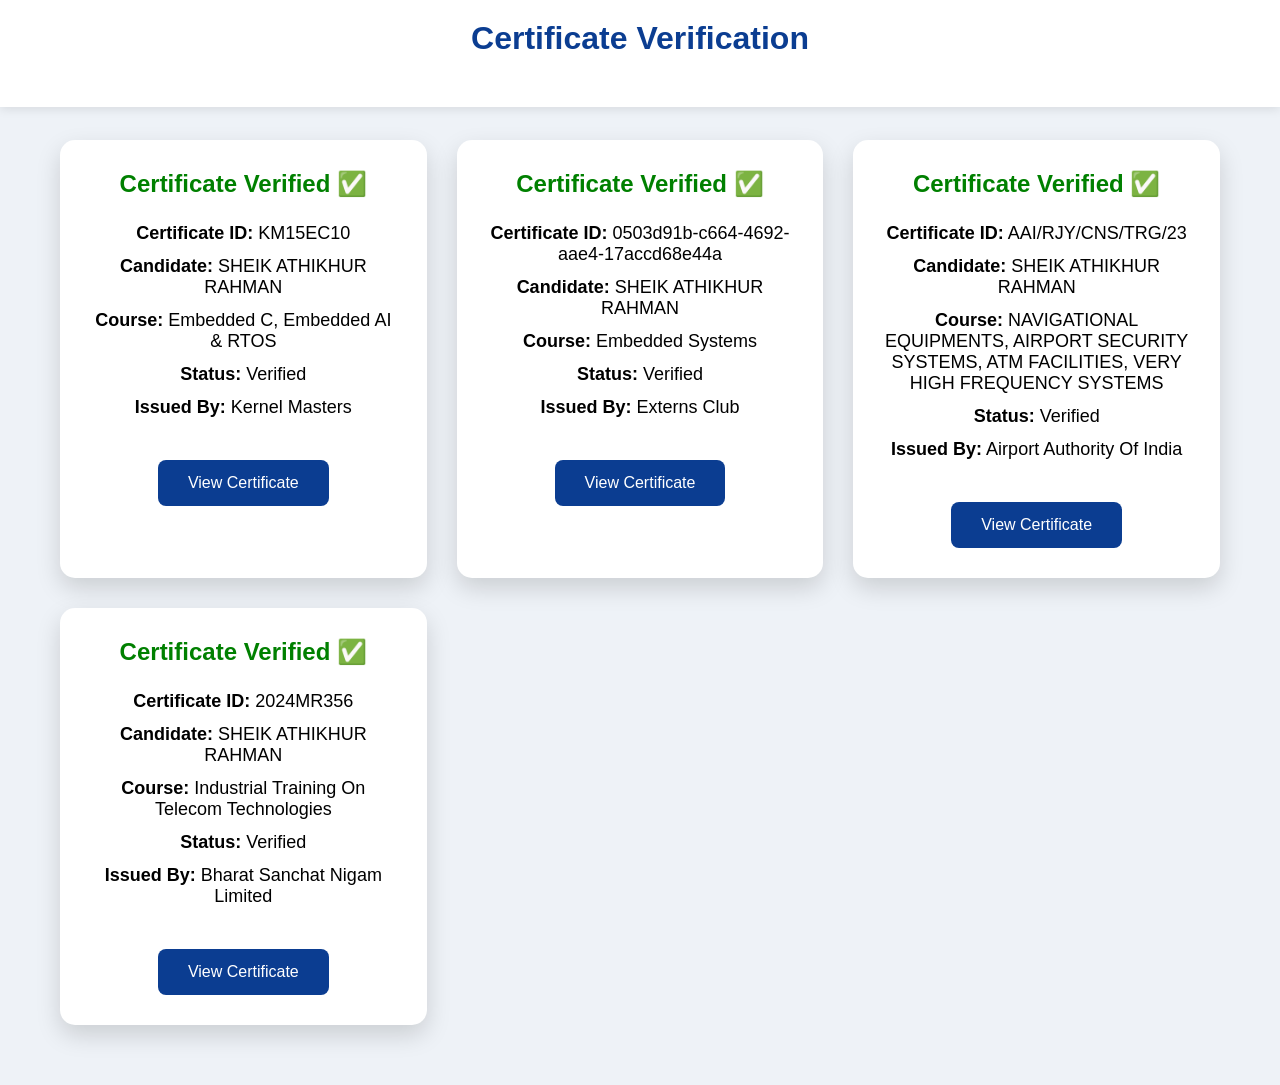
<file: index.html>
<!DOCTYPE html>
<html lang="en">

<head>

<meta charset="UTF-8">
<meta name="viewport" content="width=device-width, initial-scale=1.0">

<title>Certificate Verification</title>

<link rel="stylesheet" href="css/style.css">

</head>

<body>

<div class="container">

<header>

<h1>Certificate Verification</h1>

</header>

<div class="card">

<h2>Certificate Verified ✅</h2>

<p><strong>Certificate ID:</strong> KM15EC10</p>

<p><strong>Candidate:</strong> SHEIK ATHIKHUR RAHMAN</p>

<p><strong>Course:</strong> Embedded C, Embedded AI & RTOS</p>

<p><strong>Status:</strong> Verified</p>

<p><strong>Issued By:</strong> Kernel Masters</p>

<a href="view/KM15EC10.html" class="btn">
View Certificate
</a>

</div>

<div class="card">

<h2>Certificate Verified ✅</h2>

<p><strong>Certificate ID:</strong> 0503d91b-c664-4692-aae4-17accd68e44a</p>

<p><strong>Candidate:</strong> SHEIK ATHIKHUR RAHMAN</p>

<p><strong>Course:</strong> Embedded Systems</p>

<p><strong>Status:</strong> Verified</p>

<p><strong>Issued By:</strong> Externs Club</p>

<a href="view/EXTERNS_CLUB.html" class="btn">
View Certificate
</a>

</div>

<div class="card">

<h2>Certificate Verified ✅</h2>

<p><strong>Certificate ID:</strong> AAI/RJY/CNS/TRG/23</p>

<p><strong>Candidate:</strong> SHEIK ATHIKHUR RAHMAN</p>

<p><strong>Course:</strong> NAVIGATIONAL EQUIPMENTS, AIRPORT SECURITY SYSTEMS, ATM FACILITIES, VERY HIGH FREQUENCY SYSTEMS</p>

<p><strong>Status:</strong> Verified</p>

<p><strong>Issued By:</strong> Airport Authority Of India</p>

<a href="view/AAI.html" class="btn">
View Certificate
</a>

</div>

<div class="card">

<h2>Certificate Verified ✅</h2>

<p><strong>Certificate ID:</strong> 2024MR356</p>

<p><strong>Candidate:</strong> SHEIK ATHIKHUR RAHMAN</p>

<p><strong>Course:</strong> Industrial Training On Telecom Technologies</p>

<p><strong>Status:</strong> Verified</p>

<p><strong>Issued By:</strong> Bharat Sanchat Nigam Limited</p>

<a href="view/BSNL.html" class="btn">
View Certificate
</a>

</div>

</div>

<script src="js/script.js"></script>

</body>
</html>
</file>
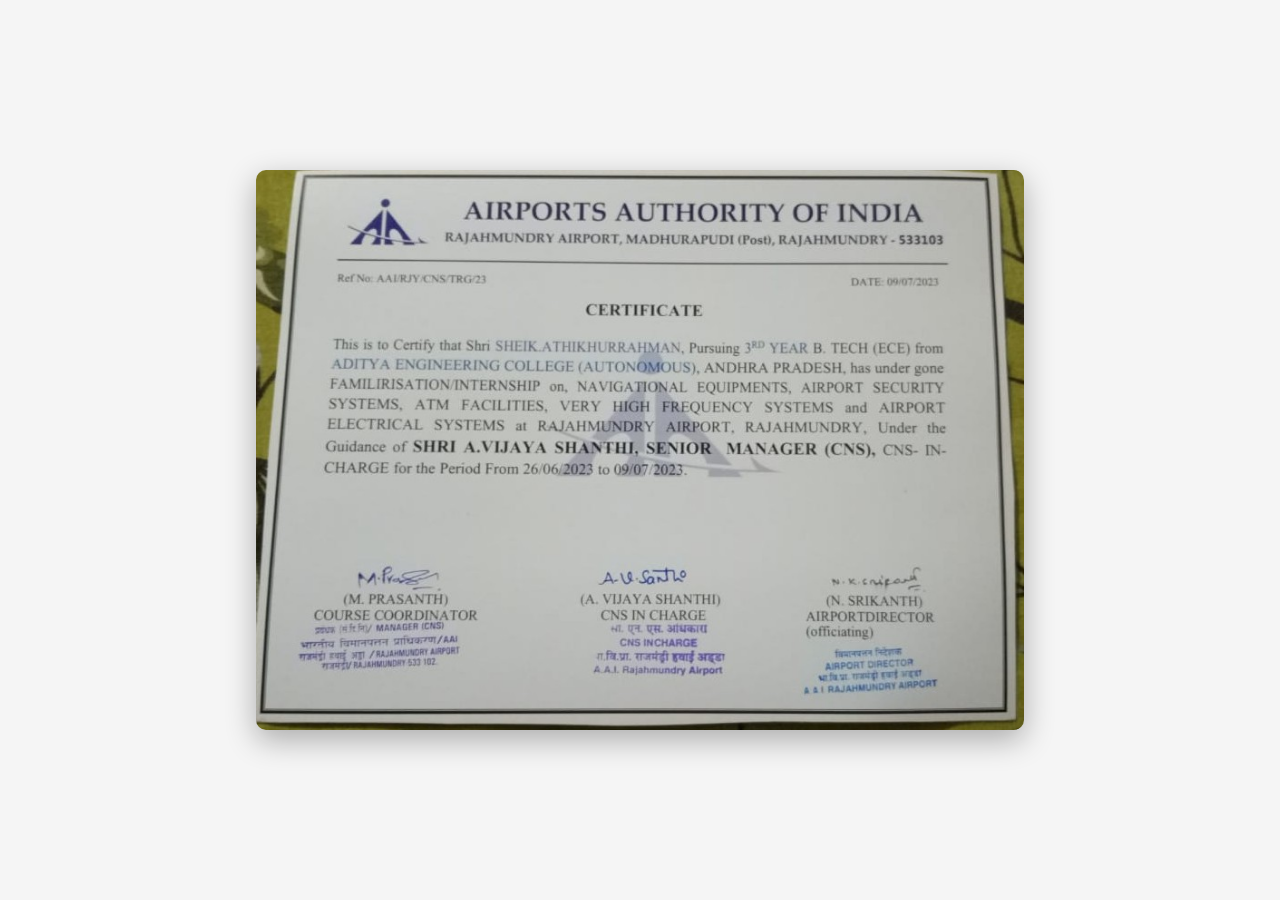
<file: view/AAI.html>
<!DOCTYPE html>
<html>
<head>
    <title>Certificate AIRPORT AUTHORITY OF INDIA</title>

    <style>
        body{
            margin:0;
            background:#f5f5f5;
            display:flex;
            justify-content:center;
            align-items:center;
            height:100vh;
        }

        img{
            width:60%;
            max-width:1200px;
            box-shadow:0 10px 30px rgba(0,0,0,.3);
            border-radius:10px;
        }
    </style>

</head>
<body>

<img src="../certificate/AAI.jpeg" alt="Certificate">

</body>
</html>
</file>
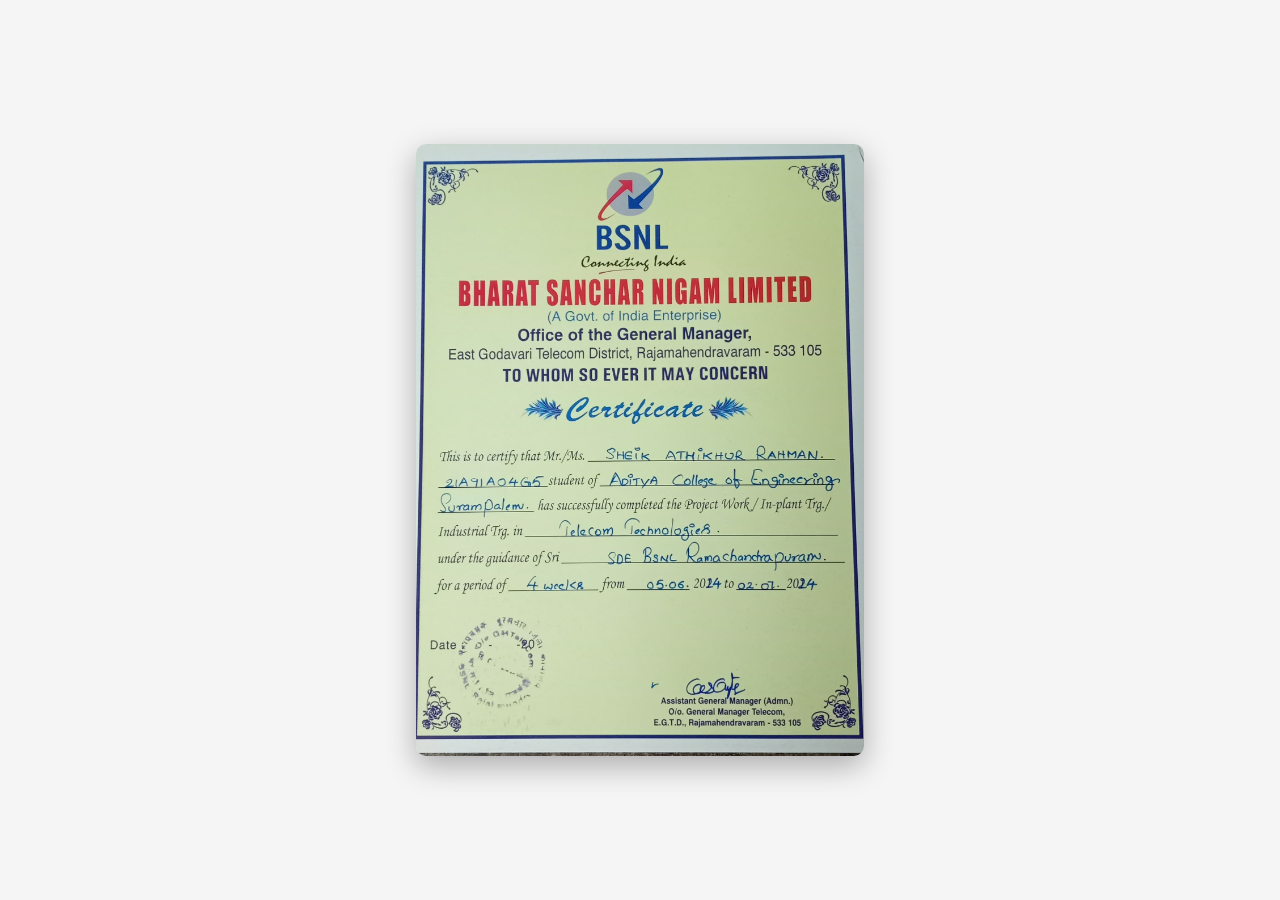
<file: view/BSNL.html>
<!DOCTYPE html>
<html>
<head>
    <title>Certificate BHARAT SANCHAR NIGAM LIMITED</title>

    <style>
        body{
            margin:0;
            background:#f5f5f5;
            display:flex;
            justify-content:center;
            align-items:center;
            height:100vh;
        }

        img{
            width:35%;
            max-width:1200px;
            box-shadow:0 10px 30px rgba(0,0,0,.3);
            border-radius:10px;
        }
    </style>

</head>
<body>

<img src="../certificate/BSNL.jpeg" alt="Certificate">

</body>
</html>
</file>
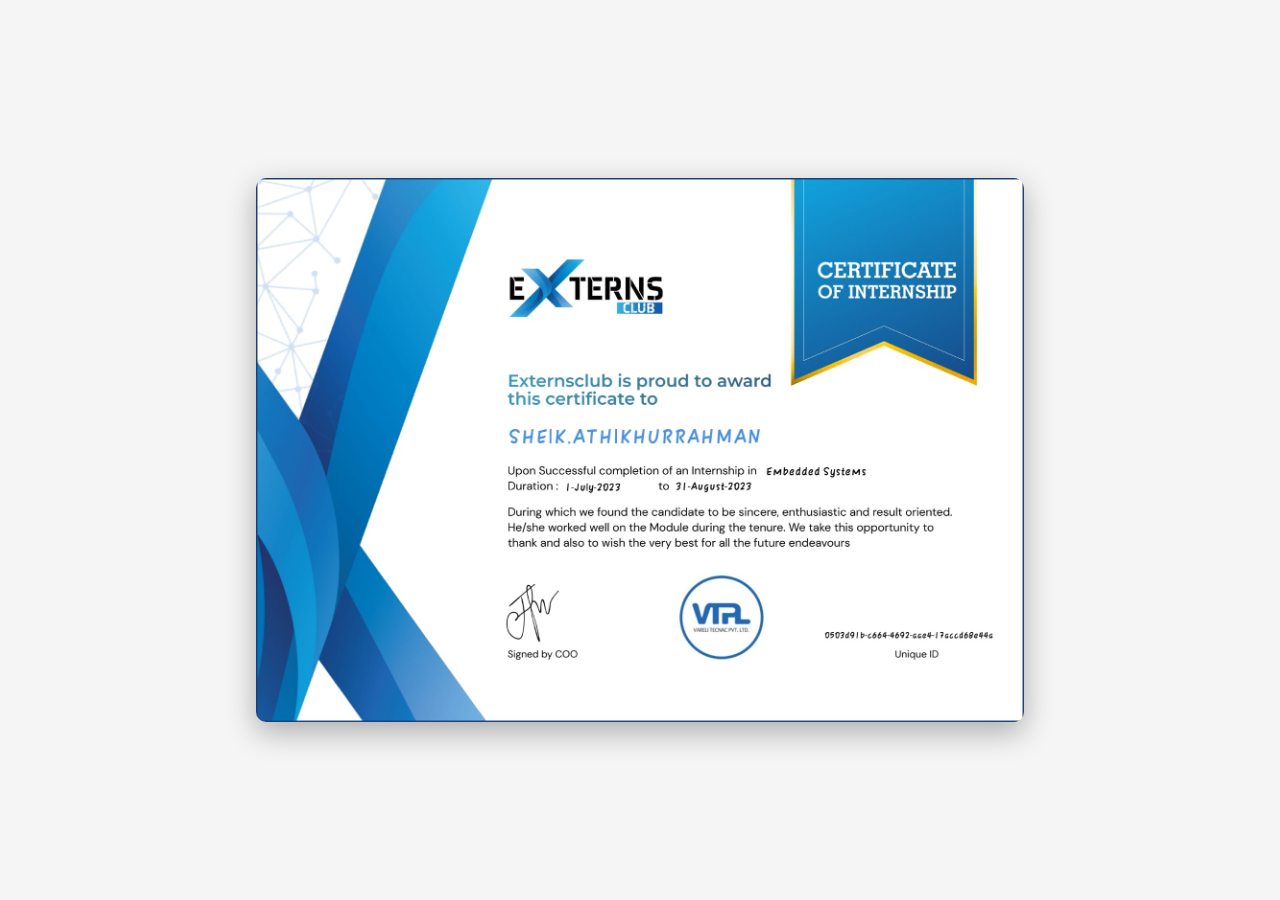
<file: view/EXTERNS_CLUB.html>
<!DOCTYPE html>
<html>
<head>
    <title>Certificate EXTERNS CLUB</title>

    <style>
        body{
            margin:0;
            background:#f5f5f5;
            display:flex;
            justify-content:center;
            align-items:center;
            height:100vh;
        }

        img{
            width:60%;
            max-width:1200px;
            box-shadow:0 10px 30px rgba(0,0,0,.3);
            border-radius:10px;
        }
    </style>

</head>
<body>

<img src="../certificate/EXTERNS CLUB.jpeg" alt="Certificate">

</body>
</html>
</file>
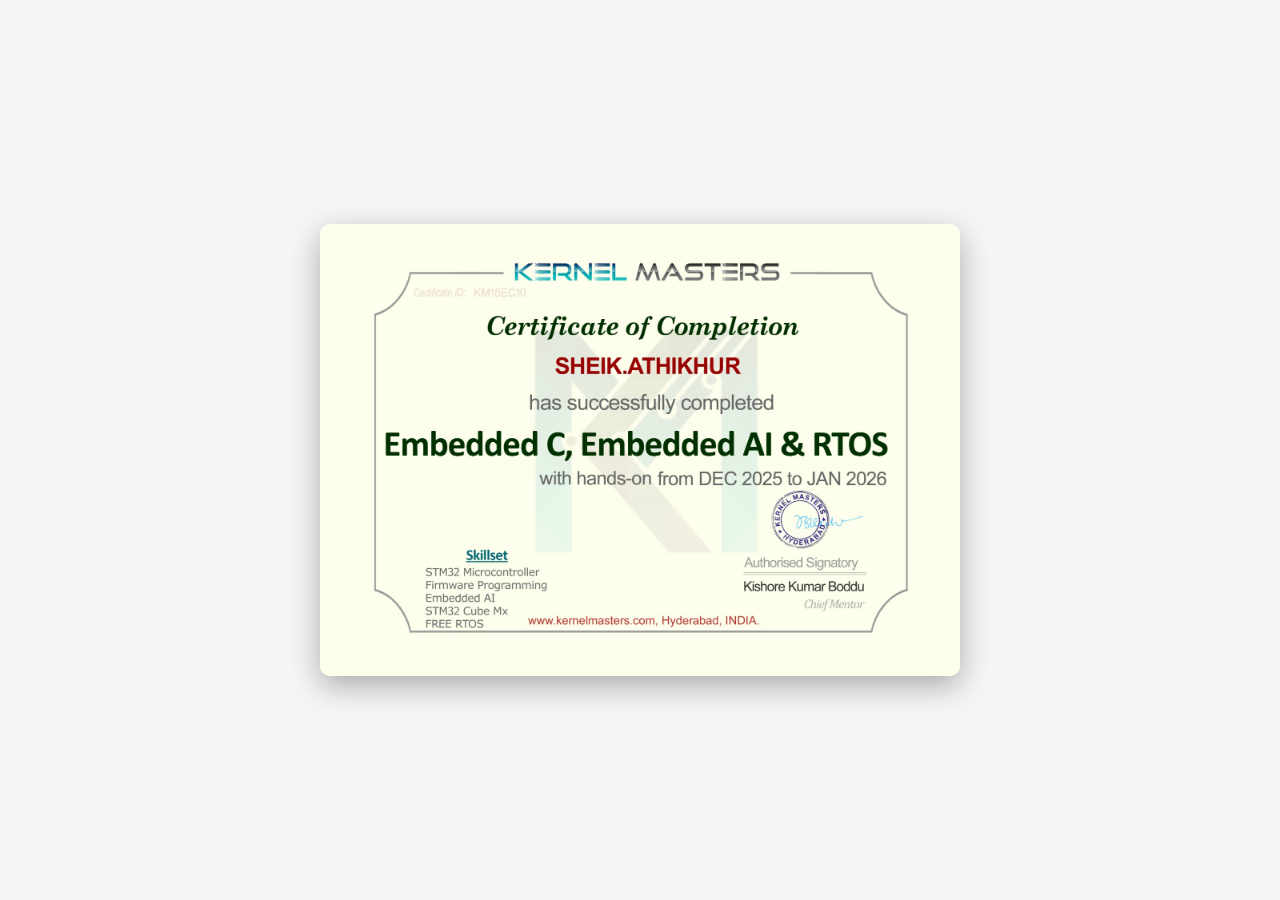
<file: view/KM15EC10.html>
<!DOCTYPE html>
<html>
<head>
    <title>Certificate KM15EC10</title>

    <style>
        body{
            margin:0;
            background:#f5f5f5;
            display:flex;
            justify-content:center;
            align-items:center;
            height:100vh;
        }

        img{
            width:50%;
            max-width:1200px;
            box-shadow:0 10px 30px rgba(0,0,0,.3);
            border-radius:10px;
        }
    </style>

</head>
<body>

<img src="../certificate/KM15EC10.jpeg" alt="Certificate">

</body>
</html>
</file>
<file: css/style.css>
*{
margin:0;
padding:0;
box-sizing:border-box;
font-family:Arial,Helvetica,sans-serif;
}

header{

position:fixed;

top:0;

left:0;

width:100%;

background:#ffffff;

padding:20px;

text-align:center;

box-shadow:0 2px 10px rgba(0,0,0,.1);

z-index:1000;

}

body{

background:#eef2f7;

font-family:Arial,Helvetica,sans-serif;

margin:0;

padding:0;

}

.container{

max-width:1200px;

margin:120px auto 40px auto;

display:grid;

grid-template-columns:repeat(auto-fit,minmax(320px,1fr));

gap:30px;

padding:20px;

}

.card{

background:white;

padding:30px;

border-radius:15px;

box-shadow:0 10px 25px rgba(0,0,0,.15);

text-align:center;

transition:.3s;

}

.card:hover{

transform:translateY(-8px);

}

h1{

margin-bottom:30px;

color:#0b3d91;

}

h2{

color:green;

margin-bottom:25px;

}

p{

margin:12px 0;

font-size:18px;

}

.btn{

display:inline-block;

margin-top:30px;

padding:14px 30px;

background:#0b3d91;

color:white;

text-decoration:none;

border-radius:8px;

transition:.3s;

}

.btn:hover{

background:#072c66;

}
</file>
